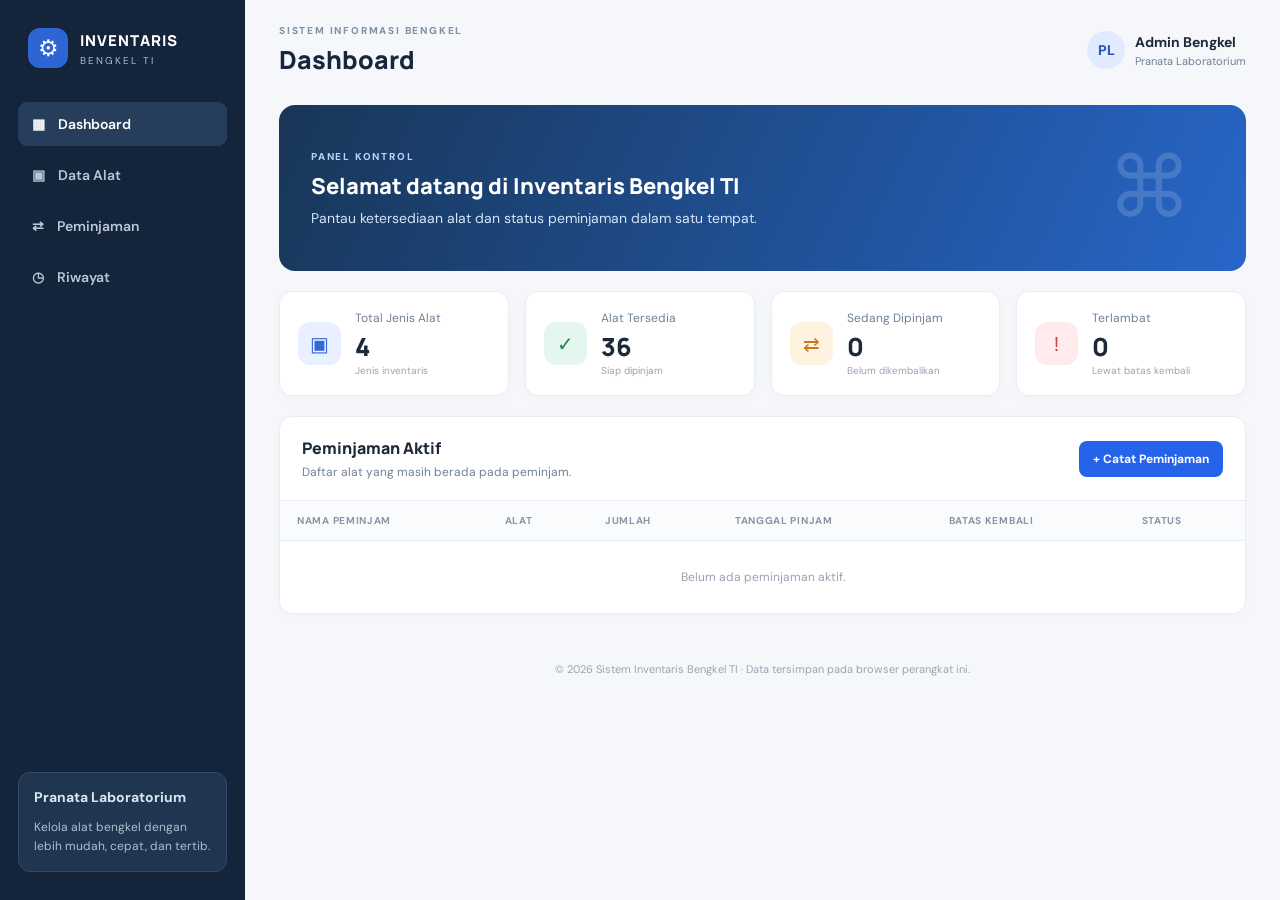
<file: website_inventaris_bengkel/website_inventaris_bengkel/index.html>
<!DOCTYPE html>
<html lang="id">
<head>
  <meta charset="UTF-8">
  <meta name="viewport" content="width=device-width, initial-scale=1.0">
  <title>Inventaris Bengkel TI</title>
  <link rel="stylesheet" href="style.css">
</head>
<body>
  <aside class="sidebar">
    <div class="brand"><span class="brand-icon">⚙</span><div><strong>INVENTARIS</strong><small>BENGKEL TI</small></div></div>
    <nav>
      <a class="nav-link active" href="#dashboard" data-page="dashboard">▦ <span>Dashboard</span></a>
      <a class="nav-link" href="#alat" data-page="alat">▣ <span>Data Alat</span></a>
      <a class="nav-link" href="#peminjaman" data-page="peminjaman">⇄ <span>Peminjaman</span></a>
      <a class="nav-link" href="#riwayat" data-page="riwayat">◷ <span>Riwayat</span></a>
    </nav>
    <div class="sidebar-note"><b>Pranata Laboratorium</b><p>Kelola alat bengkel dengan lebih mudah, cepat, dan tertib.</p></div>
  </aside>

  <main class="main">
    <header class="topbar">
      <div><p class="eyebrow">SISTEM INFORMASI BENGKEL</p><h1 id="pageTitle">Dashboard</h1></div>
      <div class="user-chip"><span class="avatar">PL</span><div><b>Admin Bengkel</b><small>Pranata Laboratorium</small></div></div>
    </header>

    <section id="dashboardPage" class="page active">
      <div class="welcome">
        <div><p class="eyebrow light">PANEL KONTROL</p><h2>Selamat datang di Inventaris Bengkel TI</h2><p>Pantau ketersediaan alat dan status peminjaman dalam satu tempat.</p></div>
        <div class="welcome-mark">⌘</div>
      </div>
      <div class="stats">
        <article class="stat-card"><span class="stat-icon blue">▣</span><div><p>Total Jenis Alat</p><strong id="statTools">0</strong><small>Jenis inventaris</small></div></article>
        <article class="stat-card"><span class="stat-icon green">✓</span><div><p>Alat Tersedia</p><strong id="statAvailable">0</strong><small>Siap dipinjam</small></div></article>
        <article class="stat-card"><span class="stat-icon orange">⇄</span><div><p>Sedang Dipinjam</p><strong id="statBorrowed">0</strong><small>Belum dikembalikan</small></div></article>
        <article class="stat-card"><span class="stat-icon red">!</span><div><p>Terlambat</p><strong id="statLate">0</strong><small>Lewat batas kembali</small></div></article>
      </div>
      <div class="panel">
        <div class="panel-heading"><div><h3>Peminjaman Aktif</h3><p>Daftar alat yang masih berada pada peminjam.</p></div><button class="btn primary" data-go="peminjaman">+ Catat Peminjaman</button></div>
        <div class="table-wrap"><table><thead><tr><th>Nama Peminjam</th><th>Alat</th><th>Jumlah</th><th>Tanggal Pinjam</th><th>Batas Kembali</th><th>Status</th></tr></thead><tbody id="dashboardLoans"></tbody></table></div>
      </div>
    </section>

    <section id="alatPage" class="page">
      <div class="page-intro"><div><h2>Data Alat</h2><p>Tambah, ubah, dan pantau jumlah inventaris bengkel.</p></div><button class="btn primary" id="addToolBtn">+ Tambah Alat</button></div>
      <div class="toolbar"><input id="toolSearch" type="search" placeholder="Cari nama atau kode alat..."><select id="toolCategory"><option value="">Semua kategori</option><option>Alat Ukur</option><option>Perkakas</option><option>Komputer</option><option>Jaringan</option></select></div>
      <div class="panel"><div class="table-wrap"><table><thead><tr><th>Kode</th><th>Nama Alat</th><th>Kategori</th><th>Total</th><th>Dipinjam</th><th>Tersedia</th><th>Aksi</th></tr></thead><tbody id="toolsTable"></tbody></table></div></div>
    </section>

    <section id="peminjamanPage" class="page">
      <div class="page-intro"><div><h2>Catat Peminjaman</h2><p>Isi data peminjam dan alat yang akan digunakan.</p></div></div>
      <div class="form-panel">
        <form id="loanForm">
          <div class="form-grid">
            <label>Nama peminjam<input id="borrower" required placeholder="Contoh: Andi Pratama"></label>
            <label>Kelas / Unit<input id="unit" required placeholder="Contoh: XI RPL 1"></label>
            <label>Pilih alat<select id="loanTool" required></select></label>
            <label>Jumlah<input id="loanQty" type="number" min="1" value="1" required></label>
            <label>Tanggal pinjam<input id="loanDate" type="date" required></label>
            <label>Batas pengembalian<input id="dueDate" type="date" required></label>
            <label class="full">Keperluan<textarea id="purpose" rows="3" placeholder="Contoh: Praktik pengukuran tegangan"></textarea></label>
          </div>
          <button class="btn primary" type="submit">Simpan Peminjaman</button>
          <p class="form-hint">Jumlah alat tersedia akan berkurang otomatis setelah peminjaman disimpan.</p>
        </form>
      </div>
      <div class="panel"><div class="panel-heading"><div><h3>Daftar Peminjaman Aktif</h3><p>Gunakan tombol kembalikan setelah alat diterima.</p></div></div><div class="table-wrap"><table><thead><tr><th>Peminjam</th><th>Unit</th><th>Alat</th><th>Jumlah</th><th>Tanggal</th><th>Batas Kembali</th><th>Status</th><th>Aksi</th></tr></thead><tbody id="loansTable"></tbody></table></div></div>
    </section>

    <section id="riwayatPage" class="page">
      <div class="page-intro"><div><h2>Riwayat Peminjaman</h2><p>Catatan transaksi peminjaman dan pengembalian alat.</p></div></div>
      <div class="toolbar"><input id="historySearch" type="search" placeholder="Cari nama peminjam atau alat..."></div>
      <div class="panel"><div class="table-wrap"><table><thead><tr><th>Peminjam</th><th>Alat</th><th>Jumlah</th><th>Tanggal Pinjam</th><th>Tanggal Kembali</th><th>Status</th></tr></thead><tbody id="historyTable"></tbody></table></div></div>
    </section>
    <footer>© 2026 Sistem Inventaris Bengkel TI · Data tersimpan pada browser perangkat ini.</footer>
  </main>

  <dialog id="toolDialog">
    <form id="toolForm" method="dialog">
      <div class="dialog-head"><div><h3 id="dialogTitle">Tambah Alat</h3><p>Lengkapi informasi inventaris.</p></div><button type="button" class="close" id="closeDialog">×</button></div>
      <input type="hidden" id="editToolId">
      <label>Kode alat<input id="toolCode" required placeholder="Contoh: ALT-004"></label>
      <label>Nama alat<input id="toolName" required placeholder="Contoh: Multimeter Digital"></label>
      <label>Kategori<select id="toolCat" required><option>Alat Ukur</option><option>Perkakas</option><option>Komputer</option><option>Jaringan</option></select></label>
      <label>Jumlah total<input id="toolTotal" type="number" min="1" required></label>
      <div class="dialog-actions"><button type="button" class="btn secondary" id="cancelDialog">Batal</button><button class="btn primary" type="submit">Simpan</button></div>
    </form>
  </dialog>
  <div id="toast" class="toast" role="status"></div>
  <script src="script.js"></script>
</body>
</html>
</file>
<file: website_inventaris_bengkel/website_inventaris_bengkel/style.css>
@import url('https://fonts.googleapis.com/css2?family=DM+Sans:wght@400;500;600;700;800&family=Manrope:wght@600;700;800&display=swap');
:root{--navy:#14243b;--blue:#2563eb;--ink:#1d2939;--muted:#718096;--line:#e8edf3;--bg:#f5f7fb;--green:#16865b;--orange:#c47a17;--red:#c24141}
*{box-sizing:border-box}body{margin:0;background:var(--bg);color:var(--ink);font-family:'DM Sans',sans-serif;font-size:14px}.sidebar{position:fixed;inset:0 auto 0 0;width:245px;background:var(--navy);color:#fff;padding:28px 18px;display:flex;flex-direction:column;z-index:5}.brand{display:flex;align-items:center;gap:12px;padding:0 10px 34px}.brand-icon{width:40px;height:40px;border-radius:12px;background:#2e65d5;display:grid;place-items:center;font-size:23px}.brand strong{display:block;font:800 15px Manrope;letter-spacing:1px}.brand small{display:block;color:#a9bad2;font-size:10px;letter-spacing:2px;margin-top:3px}.sidebar nav{display:grid;gap:7px}.nav-link{color:#b9c7d9;text-decoration:none;padding:13px 14px;border-radius:9px;display:flex;gap:13px;align-items:center;font-weight:600}.nav-link:hover,.nav-link.active{background:#263d5b;color:white}.nav-link:first-letter{font-size:18px}.sidebar-note{margin-top:auto;background:#203650;border:1px solid #334b68;border-radius:12px;padding:15px;color:#dce6f2}.sidebar-note p{font-size:12px;line-height:1.6;color:#aebed0;margin-bottom:0}.main{margin-left:245px;padding:0 34px;max-width:1600px}.topbar{height:100px;display:flex;align-items:center;justify-content:space-between}.eyebrow{font-size:10px;letter-spacing:1.8px;color:#8090a5;font-weight:800;margin:0 0 5px}.topbar h1{font:800 25px Manrope;margin:0;color:#17263d}.user-chip{display:flex;align-items:center;gap:10px}.avatar{width:38px;height:38px;border-radius:50%;display:grid;place-items:center;background:#e1eaff;color:#2458b8;font-weight:800}.user-chip b,.user-chip small{display:block}.user-chip small{font-size:11px;color:var(--muted);margin-top:3px}.page{display:none;padding:5px 0 30px}.page.active{display:block}.welcome{background:linear-gradient(115deg,#183657,#2766c9);border-radius:16px;padding:28px 32px;color:white;display:flex;justify-content:space-between;align-items:center;overflow:hidden}.welcome h2{font:800 22px Manrope;margin:8px 0}.welcome p:not(.eyebrow){color:#d5e4f8;margin:0}.light{color:#b9d3f7}.welcome-mark{font-size:85px;color:#ffffff28;padding:0 22px}.stats{display:grid;grid-template-columns:repeat(4,1fr);gap:16px;margin:20px 0}.stat-card{background:#fff;border:1px solid var(--line);border-radius:13px;padding:18px;display:flex;gap:14px;align-items:center;box-shadow:0 3px 12px #162d4b06}.stat-icon{width:43px;height:43px;border-radius:12px;display:grid;place-items:center;font-size:20px}.blue{background:#e9f0ff;color:#3269d3}.green{background:#e5f6ee;color:#16865b}.orange{background:#fff2df;color:#c47a17}.red{background:#ffebeb;color:#c24141}.stat-card p{margin:0 0 3px;color:var(--muted);font-size:12px}.stat-card strong{font:800 25px Manrope}.stat-card small{display:block;color:#98a3b2;font-size:10px}.panel,.form-panel{background:#fff;border:1px solid var(--line);border-radius:13px;margin-top:18px;box-shadow:0 3px 12px #162d4b05}.panel-heading{padding:20px 22px;display:flex;align-items:center;justify-content:space-between}.panel-heading h3,.dialog-head h3{margin:0;font:800 16px Manrope}.panel-heading p,.dialog-head p{margin:5px 0 0;color:var(--muted);font-size:12px}.table-wrap{overflow-x:auto}table{width:100%;border-collapse:collapse;white-space:nowrap}th{text-align:left;color:#8995a5;background:#fafbfd;font-size:10px;text-transform:uppercase;letter-spacing:.7px;padding:13px 17px;border-top:1px solid var(--line);border-bottom:1px solid var(--line)}td{padding:14px 17px;border-bottom:1px solid #eef1f5;font-size:12px}tbody tr:last-child td{border-bottom:0}.empty{text-align:center;color:#98a3b2;padding:28px}.badge{display:inline-block;border-radius:30px;padding:5px 9px;font-size:10px;font-weight:700}.available{background:#e7f7ef;color:#16784f}.borrowed{background:#fff2df;color:#a6630c}.late{background:#ffebeb;color:#b83232}.returned{background:#edf1f6;color:#617083}.btn{border:0;border-radius:8px;padding:10px 14px;font:700 12px 'DM Sans';cursor:pointer;transition:.2s}.btn:hover{transform:translateY(-1px);filter:brightness(.97)}.primary{background:var(--blue);color:white}.secondary{background:#eef2f7;color:#526174}.danger{background:#fff0f0;color:#bd3838}.small-btn{padding:7px 9px;font-size:10px}.page-intro{display:flex;justify-content:space-between;align-items:center;margin:14px 0 18px}.page-intro h2{font:800 21px Manrope;margin:0 0 5px}.page-intro p{margin:0;color:var(--muted);font-size:12px}.toolbar{display:flex;gap:10px;margin:16px 0}.toolbar input{max-width:360px}.toolbar select{max-width:190px}input,select,textarea{width:100%;border:1px solid #dce3ec;border-radius:8px;padding:11px 12px;font:13px 'DM Sans';color:var(--ink);background:white;outline:none}input:focus,select:focus,textarea:focus{border-color:#6b9af0;box-shadow:0 0 0 3px #2563eb12}label{display:grid;gap:7px;font-size:12px;font-weight:700;color:#526174}.form-panel{padding:24px}.form-grid{display:grid;grid-template-columns:repeat(2,1fr);gap:17px;margin-bottom:20px}.form-grid .full{grid-column:1/-1}.form-hint{font-size:11px;color:#8793a3;margin:12px 0 0}.form-panel .btn{min-width:180px}dialog{border:0;border-radius:14px;padding:24px;width:min(440px,calc(100% - 30px));box-shadow:0 20px 70px #10213c40}dialog::backdrop{background:#101d30a6}.dialog-head{display:flex;justify-content:space-between;margin-bottom:20px}.close{border:0;background:#f0f3f7;border-radius:50%;width:30px;height:30px;font-size:20px;cursor:pointer}#toolForm>label{margin:13px 0}.dialog-actions{display:flex;justify-content:flex-end;gap:9px;margin-top:20px}.toast{position:fixed;right:25px;bottom:25px;background:#14243b;color:white;padding:13px 18px;border-radius:9px;box-shadow:0 8px 25px #14243b30;opacity:0;transform:translateY(10px);transition:.25s;pointer-events:none;z-index:10}.toast.show{opacity:1;transform:translateY(0)}footer{text-align:center;color:#9aa5b3;font-size:11px;padding:18px 0 25px}
@media(max-width:950px){.sidebar{width:205px}.main{margin-left:205px;padding:0 20px}.stats{grid-template-columns:repeat(2,1fr)}}@media(max-width:650px){.sidebar{position:static;width:auto;padding:12px;display:block}.brand{padding:0 6px 12px}.sidebar nav{display:flex;overflow:auto}.nav-link{padding:10px;white-space:nowrap}.sidebar-note{display:none}.main{margin:0;padding:0 14px}.topbar{height:82px}.user-chip div{display:none}.welcome{padding:22px}.welcome h2{font-size:18px}.welcome-mark{display:none}.stats{gap:9px}.stat-card{padding:12px;gap:9px}.stat-icon{width:34px;height:34px}.stat-card strong{font-size:21px}.form-grid{grid-template-columns:1fr}.form-grid .full{grid-column:auto}.page-intro{align-items:flex-start;gap:10px}.toolbar{flex-direction:column}.toolbar input,.toolbar select{max-width:none}}
</file>
